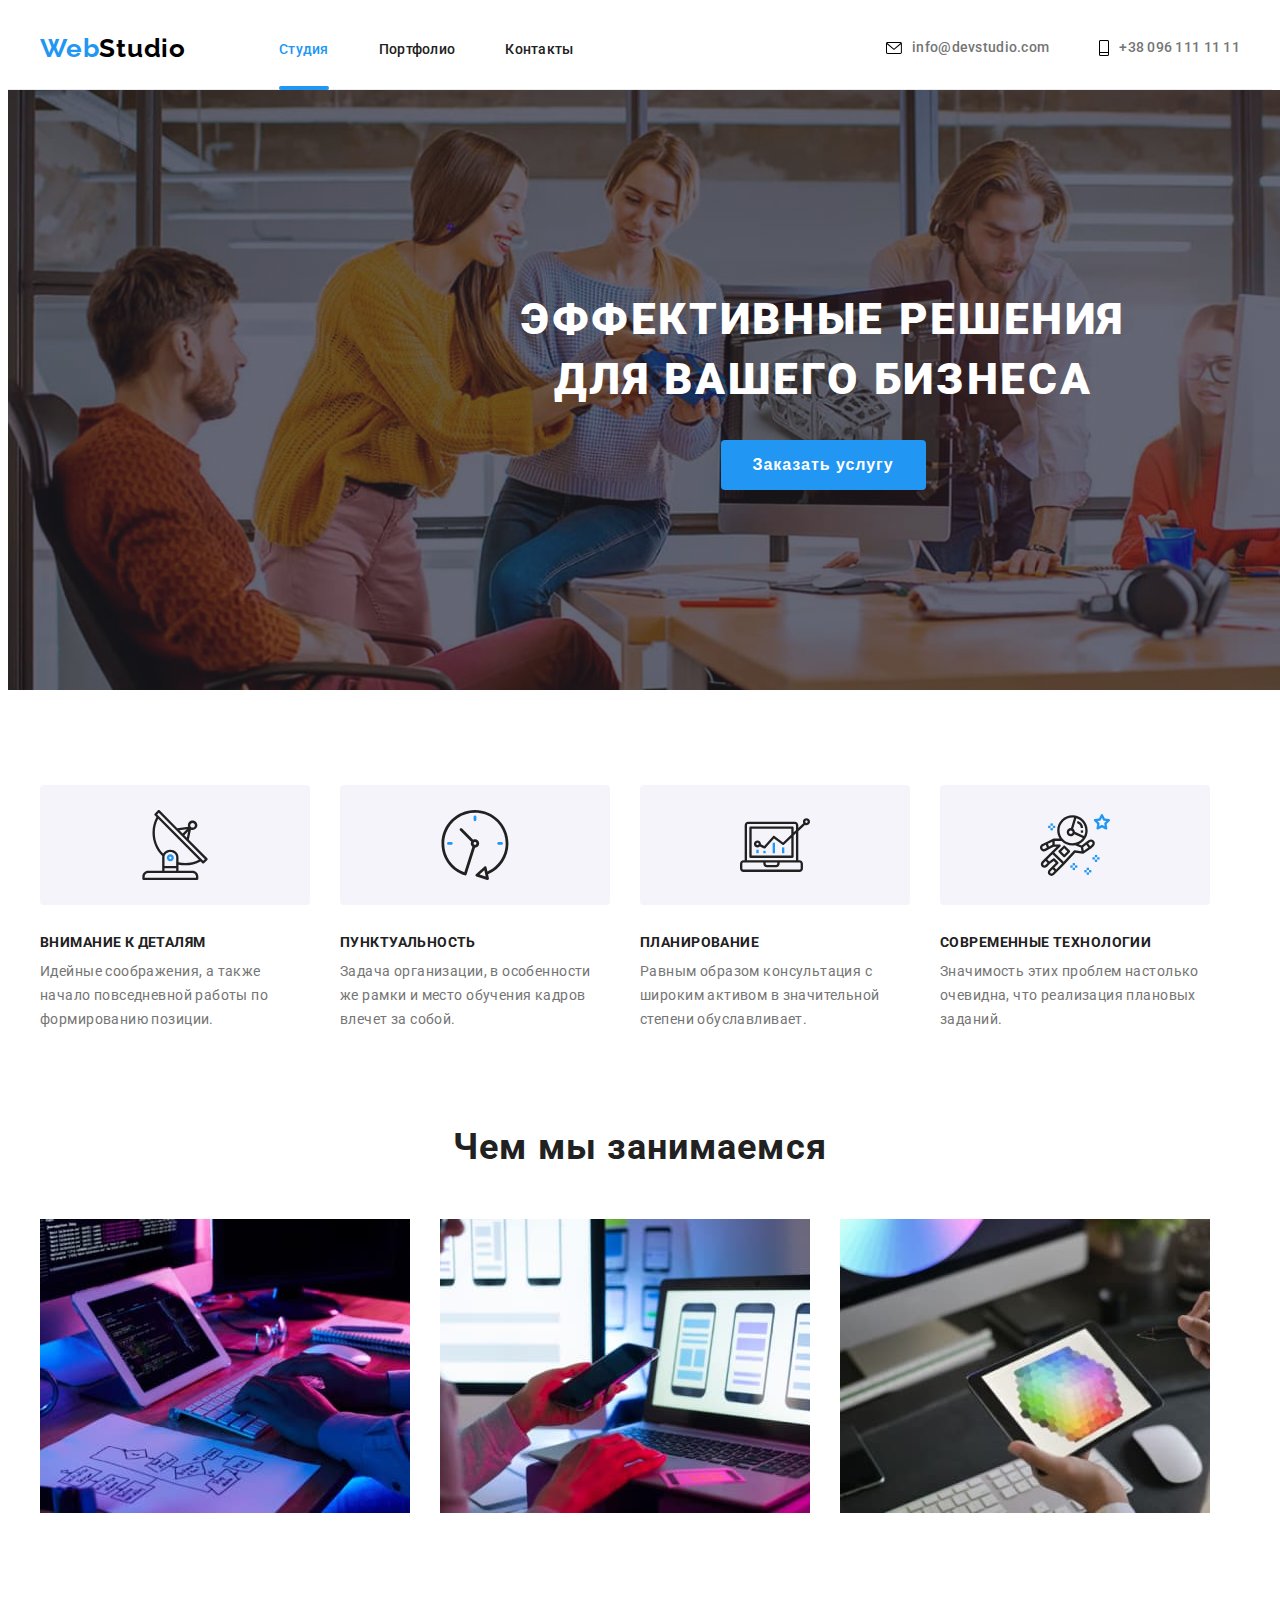
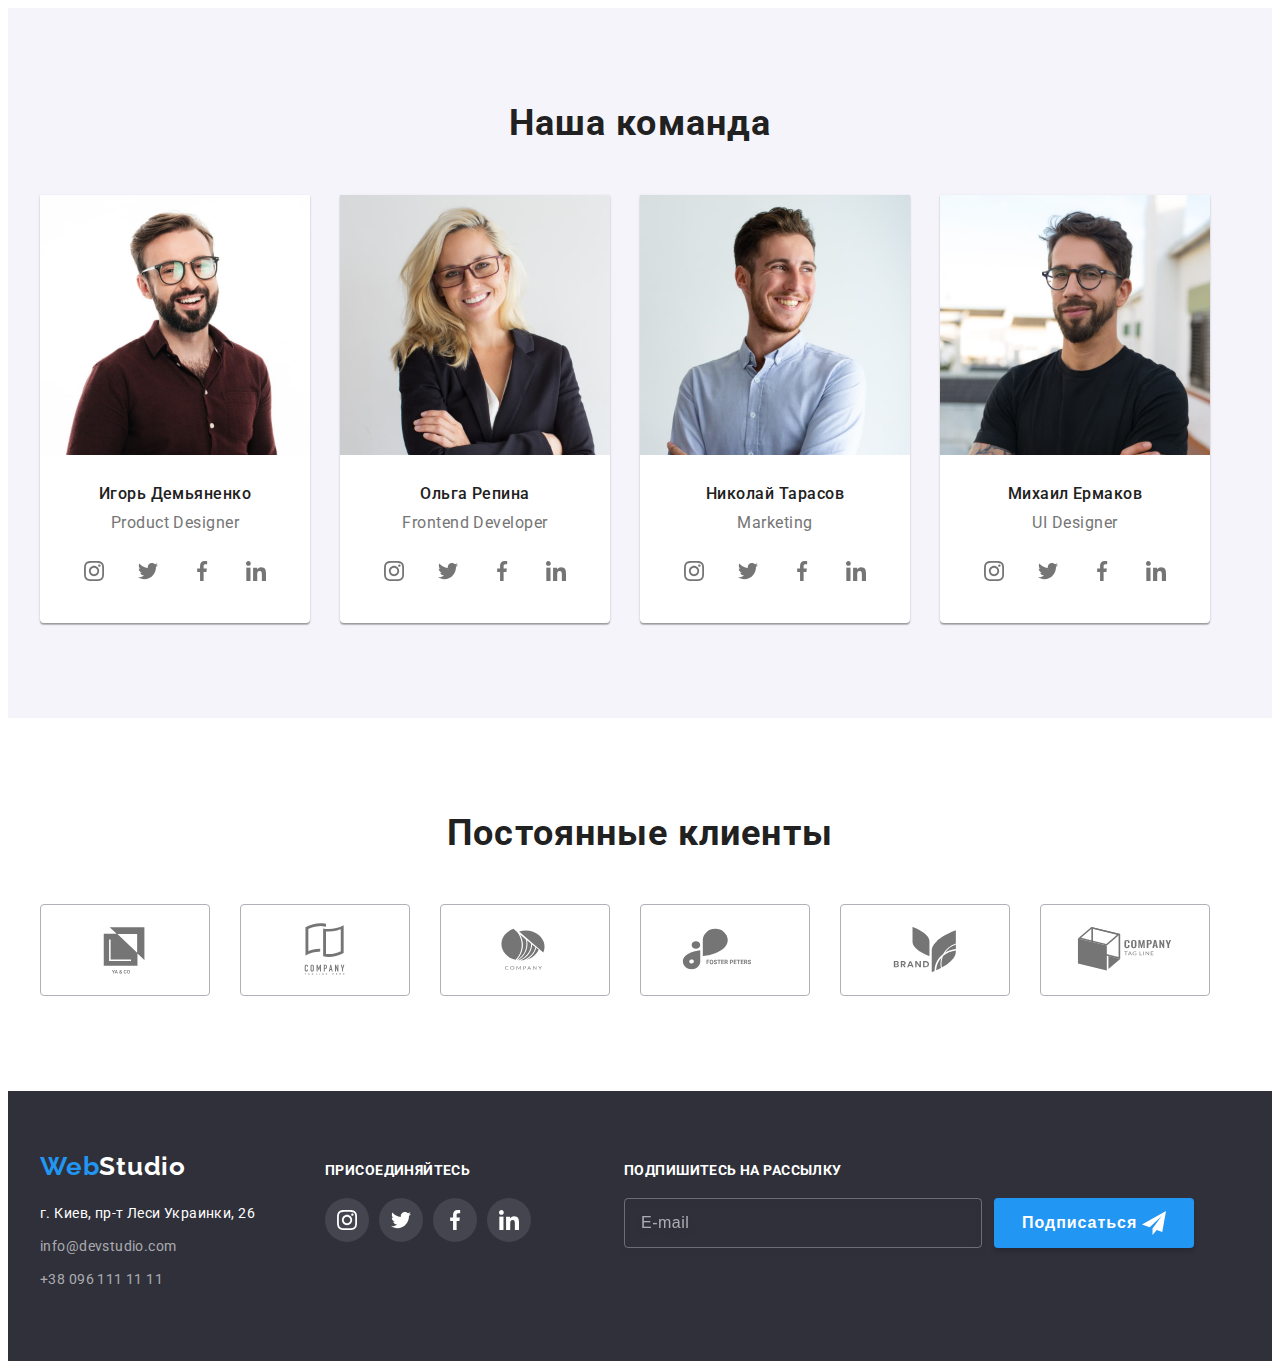
<file: index.html>
<!DOCTYPE html>
<html lang="ru">

<head>
    <meta charset="UTF-8">
    <meta http-equiv="X-UA-Compatible" content="IE=edge">
    <meta name="viewport" content="width=device-width, initial-scale=1.0">
    <title>WebStudio</title>

    <link rel="preconnect" href="https://fonts.gstatic.com">
    <link
        href="https://fonts.googleapis.com/css2?family=Raleway:wght@700&family=Roboto:wght@400;500;700;900&display=swap"
        rel="stylesheet">
    <link rel="stylesheet" href="https://cdnjs.cloudflare.com/ajax/libs/modern-normalize/1.1.0/modern-normalize.min.css"
        integrity="sha512-wpPYUAdjBVSE4KJnH1VR1HeZfpl1ub8YT/NKx4PuQ5NmX2tKuGu6U/JRp5y+Y8XG2tV+wKQpNHVUX03MfMFn9Q=="
        crossorigin="anonymous" referrerpolicy="no-referrer" />
    <link rel="stylesheet" href="./css/style.css">

</head>

<body>

    <!--Header-->

    <header class="header">
        <div class="container header-container">
            <a class="header-logo link" href="./index.html">Web<span class="color-logo-black">Studio</span></a>
            <nav>
                <ul class="header-nav-list list">
                    <li class="header-nav-item">
                        <a class="header-nav-link link header-nav-link-activ" href="./index.html">Студия</a>
                    </li>
                    <li class="header-nav-item">
                        <a class="header-nav-link link" href="./portfolio.html">Портфолио</a>
                    </li>
                    <li class="header-nav-item">
                        <a class="header-nav-link link" href="#">Контакты</a>
                    </li>
                </ul>
            </nav>
            <ul class="header-contacts list">
                <li class="header-list-link contact">
                    <a class="header-contact-link link" href="mailto:info@devstudio.com">
                        <svg class="contacts-svg" width="16" height="12">
                            <use href="./images/icons.svg#icon-mail"></use>
                        </svg>
                        info@devstudio.com
                    </a>
                </li>
                <li class="header-list-link contact">
                    <a class="header-contact-link link" href="tel:+380961111111">
                        <svg class="contacts-svg" width="10" height="16">
                            <use href="./images/icons.svg#icon-tel"></use>
                        </svg>
                        +38 096 111 11 11
                    </a>
                </li>
            </ul>
        </div>
    </header>

    <main>

        <!--Hero-->

        <section class="hero">
            <div class="container hero-container">
                <h1 class="hero-title">Эффективные решения для вашего бизнеса</h1>
                <button class="hero-btn" type="button" data-modal-open>Заказать услугу </button>
            </div>
        </section>

        <!--About-->

        <section class="about">
            <div class="container section">
                <h2 class="about-title" hidden>О нас</h2>
                <ul class="about-list list">
                    <li class="about-list-item">
                        <div class="about-section-svg">
                            <svg class="about-svg">
                                <use href="./images/icons.svg#icon-antenna"></use>
                            </svg>
                        </div>
                        <h3 class="about-list-title">Внимание к деталям</h3>
                        <p class="about-list-text">Идейные соображения, а также начало повседневной работы по
                            формированию позиции.</p>
                    </li>
                    <li class="about-list-item">
                        <div class="about-section-svg">
                            <svg class="about-svg">
                                <use href="./images/icons.svg#icon-clock"></use>
                            </svg>
                        </div>
                        <h3 class="about-list-title">Пунктуальность</h3>
                        <p class="about-list-text">Задача организации, в особенности же рамки и место обучения кадров
                            влечет за собой.</p>
                    </li>
                    <li class="about-list-item">
                        <div class="about-section-svg">
                            <svg class="about-svg">
                                <use href="./images/icons.svg#icon-diagram"></use>
                            </svg>
                        </div>
                        <h3 class="about-list-title">Планирование</h3>
                        <p class="about-list-text">Равным образом консультация с широким активом в значительной степени
                            обуславливает.</p>
                    </li>
                    <li class="about-list-item">
                        <div class="about-section-svg">
                            <svg class="about-svg">
                                <use href="./images/icons.svg#icon-astronaut-1"></use>
                            </svg>
                        </div>
                        <h3 class="about-list-title">Современные технологии</h3>
                        <p class="about-list-text">Значимость этих проблем настолько очевидна, что реализация плановых
                            заданий.</p>
                    </li>
                </ul>
            </div>
        </section>

        <!--What are we doing-->

        <section class="work">
            <div class="container section work-container">
                <h2 class="subtitle">Чем мы занимаемся</h2>
                <ul class="work-list list">
                    <li class="work-list-item">
                        <div class="overlay-work-list">
                            <img src="./images/box1.jpg" alt="Человек пишет код на планшете" width="370" height="294">
                            <p class="work-list-name overlay-work">Десктопные приложения</p>
                        </div>
                    </li>
                    <li class="work-list-item">
                        <div class="overlay-work-list">
                            <img src="./images/box2.jpg"
                                alt="На экране ноутбука изображение виджетов мобильного телефона" width="370"
                                height="294">
                            <p class="work-list-name overlay-work">Мобильные приложения</p>
                        </div>

                    </li>
                    <li class="work-list-item">
                        <div class="overlay-work-list">
                            <img src="./images/box3.jpg" alt="Палитра цветов на планшете" width="370" height="294">
                            <p class="work-list-name overlay-work">Дизайнерские решения</p>
                        </div>

                    </li>
                </ul>
            </div>
        </section>

        <!--Team-->

        <section class="team">
            <div class="container section">
                <h2 class="subtitle">Наша команда</h2>
                <ul class="team-list list">
                    <li class="team-list-item">
                        <img src="./images/img.jpg" alt="Фотография Игоря Демьяненко" width="270" height="260">
                        <h3 class="team-name">Игорь Демьяненко</h3>
                        <p class="team-position">Product Designer</p>
                        <ul class="social-list list">
                            <li>
                                <a href="" class="social-link-list">
                                    <svg class="social-link-icon">
                                        <use href="./images/icons.svg#icon-instagram"></use>
                                    </svg>
                                </a>
                            </li>
                            <li>
                                <a href="" class="social-link-list">
                                    <svg class="social-link-icon">
                                        <use href="./images/icons.svg#icon-twitter"></use>
                                    </svg>
                                </a>
                            </li>
                            <li>
                                <a href="" class="social-link-list">
                                    <svg class="social-link-icon">
                                        <use href="./images/icons.svg#icon-facebook"></use>
                                    </svg>
                                </a>
                            </li>
                            <li>
                                <a href="" class="social-link-list">
                                    <svg class="social-link-icon">
                                        <use href="./images/icons.svg#icon-linkedin"></use>
                                    </svg>
                                </a>
                            </li>
                        </ul>
                    </li>
                    <li class="team-list-item">
                        <img src="./images/img(1).jpg" alt="Фотография Ольги Репиной" width="270" height="260">
                        <h3 class="team-name">Ольга Репина</h3>
                        <p class="team-position">Frontend Developer</p>
                        <ul class="social-list list">
                            <li>
                                <a href="" class="social-link-list">
                                    <svg class="social-link-icon">
                                        <use href="./images/icons.svg#icon-instagram"></use>
                                    </svg>
                                </a>
                            </li>
                            <li>
                                <a href="" class="social-link-list">
                                    <svg class="social-link-icon">
                                        <use href="./images/icons.svg#icon-twitter"></use>
                                    </svg>
                                </a>
                            </li>
                            <li>
                                <a href="" class="social-link-list">
                                    <svg class="social-link-icon">
                                        <use href="./images/icons.svg#icon-facebook"></use>
                                    </svg>
                                </a>
                            </li>
                            <li>
                                <a href="" class="social-link-list">
                                    <svg class="social-link-icon">
                                        <use href="./images/icons.svg#icon-linkedin"></use>
                                    </svg>
                                </a>
                            </li>
                        </ul>
                    </li>
                    <li class="team-list-item">
                        <img src="./images/img(2).jpg" alt="Фотография Николая Тарасова" width="270" height="260">
                        <h3 class="team-name">Николай Тарасов</h3>
                        <p class="team-position">Marketing</p>
                        <ul class="social-list list">
                            <li>
                                <a href="" class="social-link-list">
                                    <svg class="social-link-icon">
                                        <use href="./images/icons.svg#icon-instagram"></use>
                                    </svg>
                                </a>
                            </li>
                            <li>
                                <a href="" class="social-link-list">
                                    <svg class="social-link-icon">
                                        <use href="./images/icons.svg#icon-twitter"></use>
                                    </svg>
                                </a>
                            </li>
                            <li>
                                <a href="" class="social-link-list">
                                    <svg class="social-link-icon">
                                        <use href="./images/icons.svg#icon-facebook"></use>
                                    </svg>
                                </a>
                            </li>
                            <li>
                                <a href="" class="social-link-list">
                                    <svg class="social-link-icon">
                                        <use href="./images/icons.svg#icon-linkedin"></use>
                                    </svg>
                                </a>
                            </li>
                        </ul>
                    </li>
                    <li class="team-list-item">
                        <img src="./images/img(3).jpg" alt="Фотография Михаила Ермакова" width="270" height="260">
                        <h3 class="team-name">Михаил Ермаков</h3>
                        <p class="team-position">UI Designer</p>
                        <ul class="social-list list">
                            <li>
                                <a href="" class="social-link-list">
                                    <svg class="social-link-icon">
                                        <use href="./images/icons.svg#icon-instagram"></use>
                                    </svg>
                                </a>
                            </li>
                            <li>
                                <a href="" class="social-link-list">
                                    <svg class="social-link-icon">
                                        <use href="./images/icons.svg#icon-twitter"></use>
                                    </svg>
                                </a>
                            </li>
                            <li>
                                <a href="" class="social-link-list">
                                    <svg class="social-link-icon">
                                        <use href="./images/icons.svg#icon-facebook"></use>
                                    </svg>
                                </a>
                            </li>
                            <li>
                                <a href="" class="social-link-list">
                                    <svg class="social-link-icon">
                                        <use href="./images/icons.svg#icon-linkedin"></use>
                                    </svg>
                                </a>
                            </li>
                        </ul>
                    </li>
                </ul>
            </div>
        </section>

        <!--Clients-->

        <section class="clients">
            <div class="container section clients-container">
                <h2 class="subtitle">Постоянные клиенты</h2>
                <ul class="client-list list">
                    <li class="client-list-item">
                        <a href="" class="client-link-list">
                            <svg class="client-link-icon">
                                <use href="./images/icons.svg#icon-ya-co"></use>
                            </svg>
                        </a>
                    </li>
                    <li class="client-list-item">
                        <a href="" class="client-link-list">
                            <svg class="client-link-icon">
                                <use href="./images/icons.svg#icon-company"></use>
                            </svg>
                        </a>
                    </li>
                    <li class="client-list-item">
                        <a href="" class="client-link-list">
                            <svg class="client-link-icon">
                                <use href="./images/icons.svg#icon-company-3"></use>
                            </svg>
                        </a>
                    </li>
                    <li class="client-list-item">
                        <a href="" class="client-link-list">
                            <svg class="client-link-icon">
                                <use href="./images/icons.svg#icon-foster"></use>
                            </svg>
                        </a>
                    </li>
                    <li class="client-list-item">
                        <a href="" class="client-link-list">
                            <svg class="client-link-icon">
                                <use href="./images/icons.svg#icon-brand"></use>
                            </svg>
                        </a>
                    </li>
                    <li class="client-list-item">
                        <a href="" class="client-link-list">
                            <svg class="client-link-icon">
                                <use href="./images/icons.svg#icon-company-5"></use>
                            </svg>
                        </a>
                    </li>
                </ul>
            </div>
        </section>

    </main>

    <!--Footer-->

    <footer class="footer">
        <div class="container footer-section">
            <section class="footer-nav">
                <a class="footer-logo link" href="/index.html">Web<span class="color-logo-white">Studio</span></a>
                <address class="adress">
                    <ul class="address-list list">
                        <li class="address-list-item">
                            <a class="address-map link" href="https://goo.gl/maps/mjE9augPdkDsLuEW9" target="_blank"
                                rel="noopener noreferrer"> г. Киев, пр-т Леси Украинки, 26</a>
                        </li>
                        <li class="address-list-item">
                            <a class="address-mail link" href="mailto:info@devstudio.com">info@devstudio.com</a>
                        </li>
                        <li class="address-list-item">
                            <a class="address-tel link" href="tel:+380961111111">+38 096 111 11 11</a>
                        </li>
                    </ul>
                </address>
            </section>
            <section class="social-link-list-footer">
                <h3 class="footer-subtitle">присоединяйтесь</h3>
                <ul class="social-list-footer list">
                    <li>
                        <a href="" class="social-link-footer">
                            <svg class="social-link-icon-footer">
                                <use href="./images/icons.svg#icon-instagram"></use>
                            </svg>
                        </a>
                    </li>
                    <li>
                        <a href="" class="social-link-footer">
                            <svg class="social-link-icon-footer">
                                <use href="./images/icons.svg#icon-twitter"></use>
                            </svg>
                        </a>
                    </li>
                    <li>
                        <a href="" class="social-link-footer">
                            <svg class="social-link-icon-footer">
                                <use href="./images/icons.svg#icon-facebook"></use>
                            </svg>
                        </a>
                    </li>
                    <li>
                        <a href="" class="social-link-footer">
                            <svg class="social-link-icon-footer">
                                <use href="./images/icons.svg#icon-linkedin"></use>
                            </svg>
                        </a>
                    </li>
                </ul>
            </section>
            <section>
                <p class="footer-subtitle">Подпишитесь на рассылку</p>
                <form class="footer-subscribe">
                    <input name="email" type="email" class="footer-subscribe-input" placeholder="E-mail" pattern="[a-z0-9._%+-]+@[a-z0-9.-]+\.[a-z]{2,4}$" required>

                    <button type="submit" class="subscribe-btn">Подписаться
                        <svg class="subscribe-icon">
                            <use href="./images/icons.svg#icon-subscribe"></use>
                        </svg>
                    </button>
                </form>
            </section>
        </div>

    </footer>

    <div class="backdrop is-hidden" data-modal>
        <div class="modal">
            <button type="button" class="close-btn" data-modal-close>
                <svg class="close-btn-icon">
                    <use href="./images/icons.svg#icon-close-black"></use>
                </svg>
            </button>
            <form class="modal-form">
                <p class="modal-title">Оставьте свои данные, мы вам перезвоним</p>

                <label for="name" class="modal-form-lable">
                    <span class="modal-form-name">Имя</span>
                    <span class="modal-form-enter-input">
                        <input name="name" type="text" id="name" class="modal-form-input" minlength="2"
                            pattern="[a-zA-Zа-яёА-ЯЁ]+" title="Имя должно содержать символы кирилицы или латиницы"
                            required>
                        <svg class="modal-input-icon">
                            <use href="./images/icons.svg#icon-person-black"></use>
                        </svg>
                    </span>
                </label>


                <label for="tel" class="modal-form-lable">
                    <span class="modal-form-name">Телефон</span>
                    <span class="modal-form-enter-input">
                        <input name="tel" type="tel" id="tel" class="modal-form-input"
                            pattern="[0-9]{3}-[0-9]{3}-[0-9]{2}-[0-9]{2}" title="096-000-00-00" required>
                        <svg class="modal-input-icon">
                            <use href="./images/icons.svg#icon-phone-black"></use>
                        </svg>
                    </span>
                </label>


                <label for="email" class="modal-form-lable">
                    <span class="modal-form-name">Почта</span>
                    <span class="modal-form-enter-input">
                        <input name="email" type="email" id="email" class="modal-form-input" pattern="[a-z0-9._%+-]+@[a-z0-9.-]+\.[a-z]{2,4}$"
                            required>
                        <svg class="modal-input-icon">
                            <use href="./images/icons.svg#icon-email-black"></use>
                        </svg>
                    </span>
                </label>



                <label for="textarea" class="modal-form-lable-textarea">
                    <span class="modal-form-name">Комментарий</span>
                    <span>
                        <textarea name="comment" id="textarea" class="modal-form-textarea"
                            placeholder="Введите текст"></textarea>
                    </span>
                </label>

                <input type="checkbox" class="modal-form-checkbox visually-hidden" id="accept-policy">
                <label for="accept-policy" class="modal-form-checkbox-label">Соглашаюсь с рассылкой и
                    принимаю&nbsp;<a href="#" class="modal-form-label-link">Условия договора</a></label>
                <button type="submit" class="modal-btn">Отправить</button>
            </form>
        </div>
    </div>

    <script src="./js/modal.js"></script>
</body>

</html>
</file>
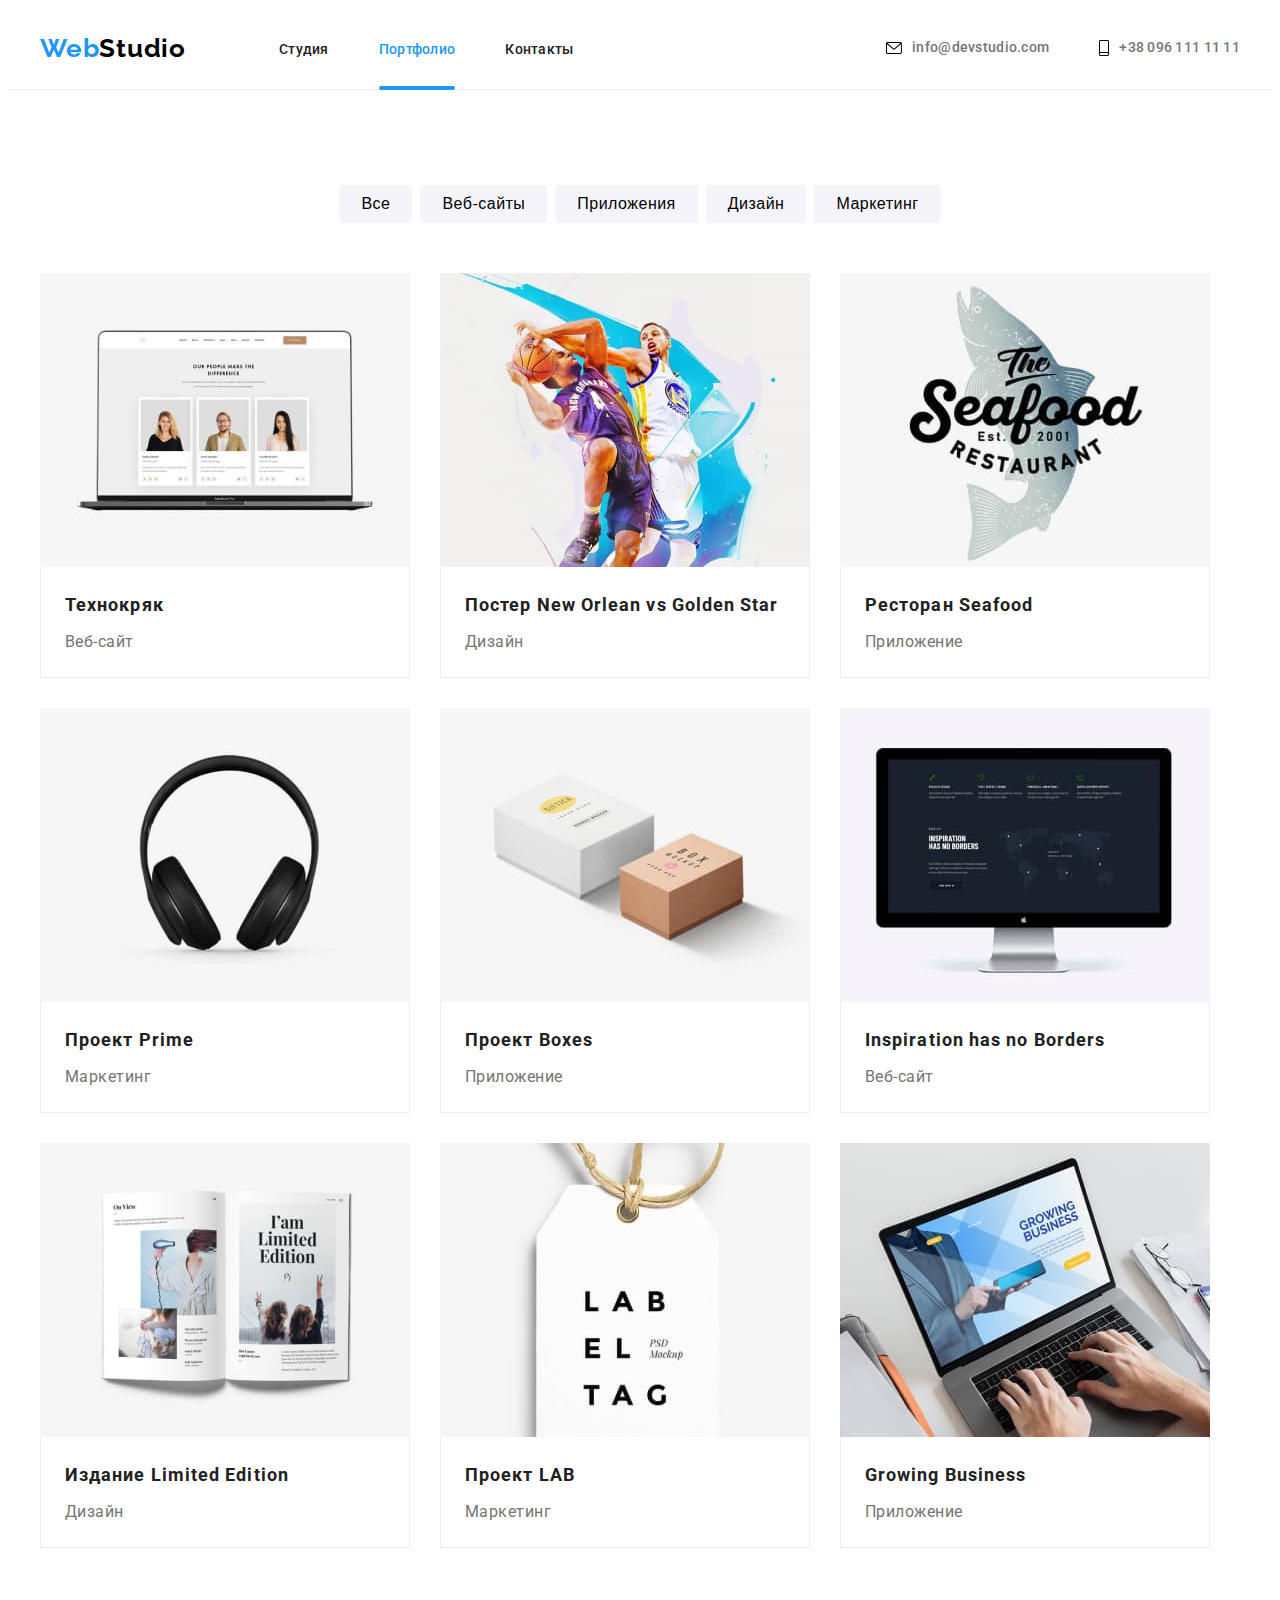
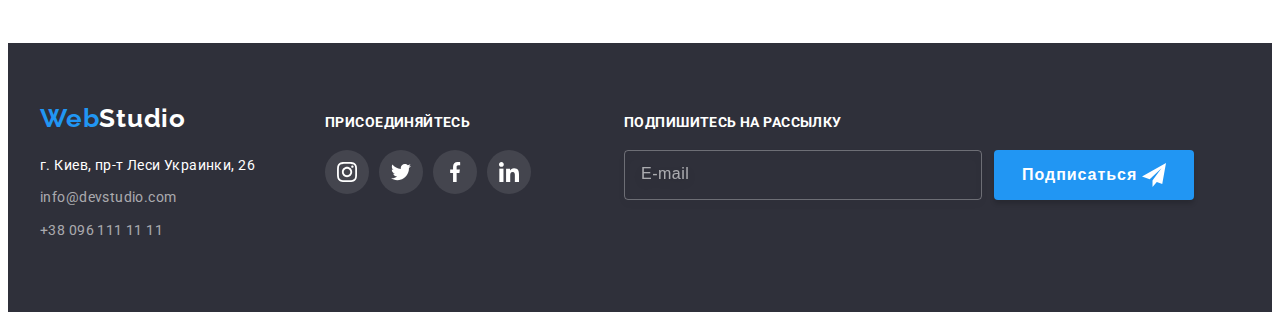
<file: portfolio.html>
<!DOCTYPE html>
<html lang="ru">
<head>
    <meta charset="UTF-8">
    <meta http-equiv="X-UA-Compatible" content="IE=edge">
    <meta name="viewport" content="width=device-width, initial-scale=1.0">
    <title>Portfolio</title>

    <link rel="preconnect" href="https://fonts.gstatic.com">
    <link href="https://fonts.googleapis.com/css2?family=Raleway:wght@700&family=Roboto:wght@400;500;700;900&display=swap"
        rel="stylesheet">
    <link rel="stylesheet" href="https://cdnjs.cloudflare.com/ajax/libs/modern-normalize/1.1.0/modern-normalize.min.css"
        integrity="sha512-wpPYUAdjBVSE4KJnH1VR1HeZfpl1ub8YT/NKx4PuQ5NmX2tKuGu6U/JRp5y+Y8XG2tV+wKQpNHVUX03MfMFn9Q=="
        crossorigin="anonymous" referrerpolicy="no-referrer" />
    <link rel="stylesheet" href="./css/style.css">
</head>

<body>

    <!--Header-->
    
    <header class="header">
        <div class="container header-container">
            <a class="header-logo link" href="./index.html">Web<span class="color-logo-black">Studio</span></a>
            <nav>
                <ul class="header-nav-list list">
                    <li class="header-nav-item">
                        <a class="header-nav-link link" href="./index.html">Студия</a>
                    </li>
                    <li class="header-nav-item">
                        <a class="header-nav-link link header-nav-link-activ" href="./portfolio.html">Портфолио</a>
                    </li>
                    <li class="header-nav-item">
                        <a class="header-nav-link link" href="#">Контакты</a>
                    </li>
                </ul>
            </nav>
            <ul class="header-contacts list">
                <li class="header-list-link contact">
                    <a class="header-contact-link link" href="mailto:info@devstudio.com">
                        <svg class="contacts-svg" width="16" height="12">
                            <use href="./images/icons.svg#icon-mail"></use>
                        </svg>
                        info@devstudio.com
                    </a>
                </li>
                <li class="header-list-link contact">
                    <a class="header-contact-link link" href="tel:+380961111111">
                        <svg class="contacts-svg" width="10" height="16">
                            <use href="./images/icons.svg#icon-tel"></use>
                        </svg>
                        +38 096 111 11 11
                    </a>
                </li>
            </ul>
        </div>
    </header>

    <main>

        <!--Hero-->
        <section class="portfolio">
            <div class="container section">
                <h1 class="portfolio-title" hidden>Проекти</h1>
                <ul class="filter-list list">
                    <li class="filter-list-item">
                        <button class="filter-list-btn" type="button">Все</button>
                    </li>
                    <li class="filter-list-item">
                        <button class="filter-list-btn" type="button">Веб-сайты</button>
                    </li>
                    <li class="filter-list-item">
                        <button class="filter-list-btn" type="button">Приложения</button>
                    </li>
                    <li class="filter-list-item">
                        <button class="filter-list-btn" type="button">Дизайн</button>
                    </li>
                    <li class="filter-list-item">
                        <button class="filter-list-btn" type="button">Маркетинг</button>
                    </li>
                </ul>
                <ul class="project-list">
                    <li class="project-list-item list">
                        <div class="overlay-section">
                            <img src="./images/technokryak.jpg" alt="Открытый веб-сайт на ноутбуке" width="370" height="294">
                            <p class="overlay-project">Технокряк это современная площадка распространения коронавируса. Компании используют эту платформу для цифрового
                            шпионажа и атак на защищённые сервера конкурентов. </p>
                        </div>
                        <div class="project-text-conteiner">
                            <h2 class="project-title">Технокряк</h2>
                            <p class="project-type">Веб-сайт</p>
                        </div>
                    </li>
                    <li class="project-list-item list">
                        <div class="overlay-section">
                            <img src="./images/new-golden-star.jpg" alt="Постер с двумя баскетболистами" width="370" height="294">
                            <p class="overlay-project">Технокряк это современная площадка распространения коронавируса. Компании используют эту
                                платформу для цифрового
                                шпионажа и атак на защищённые сервера конкурентов. </p>
                        </div>
                        <div class="project-text-conteiner">
                            <h2 class="project-title">Постер New Orlean vs Golden Star</h2>
                            <p class="project-type">Дизайн</p>
                        </div>
                    </li>
                    <li class="project-list-item list">
                        <div class="overlay-section">
                            <img src="./images/seafood.jpg" alt="Логотип ресторана" width="370" height="294">
                            <p class="overlay-project">Технокряк это современная площадка распространения коронавируса. Компании используют эту платформу для цифрового
                            шпионажа и атак на защищённые сервера конкурентов. </p>
                        </div>
                        <div class="project-text-conteiner">
                            <h2 class="project-title">Ресторан Seafood</h2>
                            <p class="project-type">Приложение</p>
                        </div>
                    </li>
                    <li class="project-list-item list">
                        <div class="overlay-section">
                            <img src="./images/project-prime.jpg" alt="Наушники" width="370" height="294">
                            <p class="overlay-project">Технокряк это современная площадка распространения коронавируса. Компании используют эту платформу для цифрового
                            шпионажа и атак на защищённые сервера конкурентов. </p>
                        </div>
                        <div class="project-text-conteiner">
                            <h2 class="project-title">Проект Prime</h2>
                            <p class="project-type">Маркетинг</p>
                        </div>
                    </li>
                    <li class="project-list-item list">
                        <div class="overlay-section">
                            <img src="./images/project-boxes.jpg" alt="Две коробки" width="370" height="294">
                            <p class="overlay-project">Технокряк это современная площадка распространения коронавируса. Компании используют эту платформу для цифрового
                            шпионажа и атак на защищённые сервера конкурентов. </p>
                        </div>
                        <div class="project-text-conteiner">
                            <h2 class="project-title">Проект Boxes</h2>
                            <p class="project-type">Приложение</p>
                        </div>
                    </li>
                    <li class="project-list-item list">
                        <div class="overlay-section">
                            <img src="./images/inspiration.jpg" alt="Монитор" width="370" height="294">
                            <p class="overlay-project">Технокряк это современная площадка распространения коронавируса. Компании используют эту платформу для цифрового
                            шпионажа и атак на защищённые сервера конкурентов. </p>
                        </div>
                        <div class="project-text-conteiner">
                            <h2 class="project-title">Inspiration has no Borders</h2>
                            <p class="project-type">Веб-сайт</p>
                        </div>
                    </li>
                    <li class="project-list-item list">
                        <div class="overlay-section">
                            <img src="./images/limited-edition.jpg" alt="Открытая книга" width="370" height="294">
                            <p class="overlay-project">Технокряк это современная площадка распространения коронавируса. Компании используют эту платформу для цифрового
                            шпионажа и атак на защищённые сервера конкурентов. </p>
                        </div>
                        <div class="project-text-conteiner">
                            <h2 class="project-title">Издание Limited Edition</h2>
                            <p class="project-type">Дизайн</p>
                        </div>
                    </li>
                    <li class="project-list-item list">
                        <div class="overlay-section">
                            <img src="./images/lab.jpg" alt="Этикетка" width="370" height="294">
                            <p class="overlay-project">Технокряк это современная площадка распространения коронавируса. Компании используют эту платформу для цифрового
                            шпионажа и атак на защищённые сервера конкурентов. </p>
                        </div>
                        <div class="project-text-conteiner">
                            <h2 class="project-title">Проект LAB</h2>
                            <p class="project-type">Маркетинг</p>
                        </div>
                    </li>
                    <li class="project-list-item list">
                        <div class="overlay-section">
                            <img src="./images/growing-business.jpg" alt="Человек работает за ноутбуком" width="370" height="294">
                            <p class="overlay-project">Технокряк это современная площадка распространения коронавируса. Компании используют эту платформу для цифрового
                            шпионажа и атак на защищённые сервера конкурентов. </p>
                        </div>
                        <div class="project-text-conteiner">
                            <h2 class="project-title">Growing Business</h2>
                            <p class="project-type">Приложение</p>
                        </div>
                    </li>
                    
                </ul>
            </div>
        </section>

    </main>

    <!--Footer-->
    
    <footer class="footer">
        <div class="container footer-section">
            <section class="footer-nav">
                <a class="footer-logo link" href="/index.html">Web<span class="color-logo-white">Studio</span></a>
                <address class="adress">
                    <ul class="address-list list">
                        <li class="address-list-item">
                            <a class="address-map link" href="https://goo.gl/maps/mjE9augPdkDsLuEW9" target="_blank"
                                rel="noopener noreferrer"> г. Киев, пр-т Леси Украинки, 26</a>
                        </li>
                        <li class="address-list-item">
                            <a class="address-mail link" href="mailto:info@devstudio.com">info@devstudio.com</a>
                        </li>
                        <li class="address-list-item">
                            <a class="address-tel link" href="tel:+380961111111">+38 096 111 11 11</a>
                        </li>
                    </ul>
                </address>
            </section>
            <section class="social-link-list-footer">
                <h3 class="footer-subtitle">присоединяйтесь</h3>
                <ul class="social-list-footer list">
                    <li>
                        <a href="" class="social-link-footer">
                            <svg class="social-link-icon-footer">
                                <use href="./images/icons.svg#icon-instagram"></use>
                            </svg>
                        </a>
                    </li>
                    <li>
                        <a href="" class="social-link-footer">
                            <svg class="social-link-icon-footer">
                                <use href="./images/icons.svg#icon-twitter"></use>
                            </svg>
                        </a>
                    </li>
                    <li>
                        <a href="" class="social-link-footer">
                            <svg class="social-link-icon-footer">
                                <use href="./images/icons.svg#icon-facebook"></use>
                            </svg>
                        </a>
                    </li>
                    <li>
                        <a href="" class="social-link-footer">
                            <svg class="social-link-icon-footer">
                                <use href="./images/icons.svg#icon-linkedin"></use>
                            </svg>
                        </a>
                    </li>
                </ul>
            </section>
            <section>
                <p class="footer-subtitle">Подпишитесь на рассылку</p>
                <form class="footer-subscribe">
                    <input name="email" type="email" class="footer-subscribe-input" placeholder="E-mail"
                        pattern="[a-z0-9._%+-]+@[a-z0-9.-]+\.[a-z]{2,4}$" required>
    
                    <button type="submit" class="subscribe-btn">Подписаться
                        <svg class="subscribe-icon">
                            <use href="./images/icons.svg#icon-subscribe"></use>
                        </svg>
                    </button>
                </form>
            </section>
        </div>
    
    </footer>
    
    
</body>

</html>
</file>
<file: css/style.css>
:root {
  --main-font: "Roboto", sans-serif;
  --secondary-font: "Raleway", sans-serif;
  --title-color: #212121;
  --text-color: #757575;
  --accent-color: #2196f3;
}

h1,
h2,
h3,
h4,
h5,
h6,
p {
  margin-top: 0;
  margin-bottom: 0;
}

ul,
ol {
  margin-top: 0;
  margin-bottom: 0;
  padding-left: 0;
}

img {
  display: block;
}

.visually-hidden {
  position: absolute !important;
  clip: rect(1px 1px 1px 1px); /* IE6, IE7 */
  clip: rect(1px, 1px, 1px, 1px);
  padding: 0 !important;
  border: 0 !important;
  height: 1px !important;
  width: 1px !important;
  overflow: hidden;
}

.list {
  list-style: none;
}

.link {
  text-decoration: none;
  font-style: normal;
}

body {
  font-family: var(--main-font), sans-serif;
  background: #ffffff;
  color: var(--title-color);
  font-weight: 400;
}

.container {
  width: 1200px;
  margin: 0 auto;
  padding-left: 15px;
  padding-right: 15px;
}

.section {
  padding-top: 95px;
  padding-bottom: 95px;
}

/*=============COMPONENTS=============*/

/*=============HEADER=============*/

.header {
  padding-top: 25px;
  padding-bottom: 25px;
  border-bottom: 1px solid #ececec;
}

.header-container {
  display: flex;
  align-items: center;
}

.header-nav-list {
  display: flex;
  align-items: center;
}

.header-contacts {
  display: flex;
  align-items: center;
}

.header-logo,
.footer-logo {
  font-family: var(--secondary-font);
  font-weight: 700;
  font-size: 26px;
  line-height: 1.19;
  letter-spacing: 0.03em;
  color: var(--accent-color);
}

.header-logo {
  margin-right: 93px;
}

.color-logo-black {
  color: #000000;
}

.header-nav-item {
  position: relative;
}

.header-nav-item:not(:last-child) {
  margin-right: 50px;
}

.header-nav-link {
  font-weight: 500;
  font-size: 14px;
  line-height: 1.14;
  letter-spacing: 0.02em;
  color: var(--title-color);

  transition: color 250ms cubic-bezier(0.4, 0, 0.2, 1);
}

.header-nav-link:hover,
.header-nav-link:focus {
  color: var(--accent-color);
}

.header-nav-link-activ {
  color: var(--accent-color);
}

.header-nav-link-activ::after {
  display: block;
  content: "";

  position: absolute;
  bottom: -32px;

  width: 100%;
  height: 4px;
  background-color: var(--accent-color);
  border-radius: 2px;
}

.header-contacts {
  margin-left: auto;
}

.contact:not(:last-child) {
  margin-right: 50px;
}

.header-contact-link {
  display: flex;
  align-items: center;
  justify-content: center;

  font-weight: 500;
  font-size: 14px;
  line-height: 1.14;
  letter-spacing: 0.02em;
  color: var(--text-color);

  transition: color 250ms cubic-bezier(0.4, 0, 0.2, 1),
    fill 250ms cubic-bezier(0.4, 0, 0.2, 1);
}

.contacts-svg {
  margin-right: 10px;
}

.header-contact-link:hover,
.header-contact-link:focus {
  fill: var(--accent-color);
  color: var(--accent-color);
}

/*=============HEADER END=============*/

/*=============MAIN INDEX=============*/

/*=============HERO=============*/

.hero-container {
  width: 1600px;
  margin: 0 auto;
  padding-left: 15px;
  padding-right: 15px;
  padding-top: 200px;
  padding-bottom: 200px;

  background-color: #c4c4c4;

  background-image: linear-gradient(
      rgba(47, 48, 58, 0.4),
      rgba(47, 48, 58, 0.4)
    ),
    url(../images/bg.jpg);
  background-size: cover;
}

.hero-title {
  width: 700px;
  margin-right: auto;
  margin-left: auto;
  margin-bottom: 30px;

  font-weight: 900;
  font-size: 44px;
  line-height: 1.36;
  text-align: center;
  letter-spacing: 0.06em;
  text-transform: uppercase;
  color: #ffffff;
}

.hero-btn {
  margin: 0 auto;
  padding-left: 32px;
  padding-right: 32px;
  padding-top: 10px;
  padding-bottom: 10px;

  font-weight: 700;
  font-size: 16px;
  line-height: 1.87;

  display: flex;
  align-items: center;
  text-align: center;
  letter-spacing: 0.06em;
  color: #ffffff;
  background: var(--accent-color);
  cursor: pointer;

  border: none;
  border-radius: 4px;
}

/*=============END HERO=============*/

/*=============ABOUT=============*/

.about-list {
  display: flex;
}

.about-list-item:not(:last-child) {
  margin-right: 30px;
}

.about-list-title {
  width: 270px;
  margin-bottom: 10px;

  font-weight: 700;
  font-size: 14px;
  line-height: 1.14;
  letter-spacing: 0.03em;
  text-transform: uppercase;
}

.about-list-text {
  width: 270px;

  font-size: 14px;
  line-height: 1.71;
  letter-spacing: 0.03em;
  color: var(--text-color);
}

.about-section-svg {
  display: flex;
  align-items: center;
  justify-content: center;
  margin-bottom: 30px;

  width: 270px;
  height: 120px;

  background: #f5f4fa;
  border-radius: 4px;
}

.about-svg {
  width: 70px;
  height: 70px;
}

/*=============END ABOUT=============*/

/*=============WHAT ARE WE DOING=============*/

.work-container {
  padding-top: 0;
}

.work-list {
  display: flex;
}

.work-list-item:not(:last-child) {
  margin-right: 30px;
}

.subtitle {
  margin-bottom: 50px;

  font-weight: 700;
  font-size: 36px;
  line-height: 1.16;
  text-align: center;
  letter-spacing: 0.03em;
}

.work-list-name {
  padding-top: 27px;
  padding-bottom: 27px;

  font-weight: bold;
  line-height: 16px;
  text-align: center;
  letter-spacing: 0.03em;
  text-transform: uppercase;

  color: #ffffff;
}

.overlay-work-list {
  position: relative;
  overflow: hidden;
}

.overlay-work {
  position: absolute;
  left: 0%;
  top: 0%;
  width: 100%;

  overflow: auto;

  background: rgba(47, 48, 58, 0.8);

  transform: translate(0, 294px);
  transition: transform 250ms cubic-bezier(0.4, 0, 0.2, 1);
}

.work-list-item:hover .overlay-work {
  transform: translate(0, calc(294px - (100%)));
}

/*=============END WHAT ARE WE DOING=============*/

/*=============TEAM=============*/
.team-list {
  display: flex;
  flex-wrap: wrap;
  margin-top: -30px;
  margin-left: -30px;
}

.team-list-item {
  margin-top: 30px;
  margin-left: 30px;

  background: #ffffff;
  box-shadow: 0px 1px 3px rgba(0, 0, 0, 0.12), 0px 1px 1px rgba(0, 0, 0, 0.14),
    0px 2px 1px rgba(0, 0, 0, 0.2);
  border-radius: 0px 0px 4px 4px;
}

.team {
  background: #f5f4fa;
}

.team-name {
  margin-top: 30px;
  margin-bottom: 10px;

  font-weight: 500;
  font-size: 16px;
  line-height: 1.18;
  text-align: center;
  letter-spacing: 0.03em;
}

.team-position {
  margin-bottom: 16px;

  font-size: 16px;
  line-height: 1.18;
  text-align: center;
  letter-spacing: 0.03em;
  color: var(--text-color);
}

.social-list {
  display: flex;
  align-items: center;
  justify-content: space-between;
  margin-left: 32px;
  margin-right: 32px;
  margin-bottom: 30px;
}

.social-link-list {
  display: flex;
  align-items: center;
  justify-content: center;
  width: 44px;
  height: 44px;
  border-radius: 50%;

  fill: var(--text-color);

  transition: fill 250ms cubic-bezier(0.4, 0, 0.2, 1),
    background-color 250ms cubic-bezier(0.4, 0, 0.2, 1);
}

.social-link-icon {
  width: 20px;
  height: 20px;
}

.social-link-list:hover,
.social-link-list:focus {
  fill: #ffffff;
  background-color: var(--accent-color);
}

/*=============END TEAM=============*/

/*=============CLIENTS=============*/
.client-list {
  display: flex;
  flex-wrap: wrap;
  margin-top: -30px;
  margin-left: -30px;
}

.client-list-item {
  margin-top: 30px;
  margin-left: 30px;
}

.client-link-list {
  display: flex;
  align-items: center;
  justify-content: center;
  width: 170px;
  height: 92px;

  border: 1px solid #afb1b8;
  box-sizing: border-box;
  border-radius: 4px;

  fill: var(--text-color);

  transition: fill 250ms cubic-bezier(0.4, 0, 0.2, 1),
    border-color 250ms cubic-bezier(0.4, 0, 0.2, 1);
}

.client-link-icon {
  width: 106px;
  height: 60px;
}

.client-link-list:hover,
.client-link-list:focus {
  fill: var(--accent-color);
  border-color: var(--accent-color);
}

/*=============CLIENTS=============*/
/*=============MAIN END=============*/

/*=============MAIN PORTFOLIO=============*/

.filter-list {
  display: flex;
  align-items: center;
  justify-content: center;

  margin-bottom: 35px;
  padding-bottom: 15px;
}

.filter-list-item:not(:last-child) {
  margin-right: 8px;
}

.project-list {
  display: flex;
  flex-wrap: wrap;
  margin-top: -30px;
  margin-left: -30px;
}

.project-list-item {
  margin-top: 30px;
  margin-left: 30px;
}

.project-list-item:hover {
  box-sizing: border-box;
  box-shadow: 0px 1px 1px rgba(0, 0, 0, 0.12), 0px 4px 4px rgba(0, 0, 0, 0.06),
    1px 4px 6px rgba(0, 0, 0, 0.16);
}

.filter-list-btn {
  padding-left: 22px;
  padding-right: 22px;
  padding-top: 6px;
  padding-bottom: 6px;

  background: #f5f4fa;
  font-weight: 500;
  font-size: 16px;
  line-height: 1.62;
  text-align: center;
  letter-spacing: 0.03em;
  cursor: pointer;

  border: none;
  border-radius: 4px;

  transition: background 250ms cubic-bezier(0.4, 0, 0.2, 1),
    color 250ms cubic-bezier(0.4, 0, 0.2, 1),
    box-shadow 250ms cubic-bezier(0.4, 0, 0.2, 1);
}

.filter-list-btn:hover,
.filter-list-btn:focus {
  color: #ffffff;
  background: #2196f3;
  box-shadow: 0px 3px 1px rgba(0, 0, 0, 0.1), 0px 1px 2px rgba(0, 0, 0, 0.08),
    0px 2px 2px rgba(0, 0, 0, 0.12);
}

.project-text-conteiner {
  padding-top: 20px;
  padding-right: 24px;
  padding-bottom: 20px;
  padding-left: 24px;

  background: #ffffff;
  border: 1px solid #eeeeee;
  border-top: 0;
}

.project-title {
  margin-bottom: 4px;

  font-weight: bold;
  font-size: 18px;
  line-height: 2;
  letter-spacing: 0.06em;
}

.project-type {
  font-size: 16px;
  line-height: 1.87;
  letter-spacing: 0.03em;
  color: var(--text-color);
}

.overlay-section {
  position: relative;
  overflow: hidden;
}

.overlay-project {
  position: absolute;
  left: 0%;
  top: 0%;
  width: 100%;
  height: 100%;

  padding-left: 24px;
  padding-right: 24px;
  padding-top: 63px;
  padding-bottom: 63px;
  overflow: auto;

  font-size: 18px;
  line-height: 1.56;

  letter-spacing: 0.03em;

  color: #ffffff;

  background: rgba(33, 150, 243, 0.9);

  transform: translate(0, 100%);
  transition: transform 250ms cubic-bezier(0.4, 0, 0.2, 1);
}

.project-list-item:hover .overlay-project {
  transform: translate(0);
}

/*=============MAIN PORTFOLIO END=============*/

/*=============FOOTER=============*/

.footer-section {
  display: flex;
  align-items: baseline;
  padding-top: 60px;
  padding-bottom: 60px;
}

.footer-nav {
  margin-right: 70px;
}

.footer-logo {
  display: inline-block;
  margin-bottom: 20px;
}

.address-list-item {
  margin-bottom: 9px;
}

.footer {
  background: #2f303a;
}

.color-logo-white {
  color: #ffffff;
}

.address-map {
  font-size: 14px;
  line-height: 1.71;
  letter-spacing: 0.03em;
  color: #ffffff;

  transition: color 250ms cubic-bezier(0.4, 0, 0.2, 1);
}

.address-map:hover,
.address-map:focus {
  color: #2196f3;
}

.address-mail,
.address-tel {
  font-size: 14px;
  line-height: 1.71;
  letter-spacing: 0.03em;
  color: rgba(255, 255, 255, 0.6);

  transition: color 250ms cubic-bezier(0.4, 0, 0.2, 1);
}

.address-mail:hover,
.address-tel:hover,
.address-mail:focus,
.address-tel:focus {
  color: #2196f3;
}

.social-link-list-footer {
  width: 206px;
  height: 80px;
  margin-right: 93px;
}

.footer-subtitle {
  margin-bottom: 20px;

  font-weight: bold;
  font-size: 14px;
  line-height: 16px;
  letter-spacing: 0.03em;
  text-transform: uppercase;

  color: #ffffff;
}

.social-list-footer {
  display: flex;
  align-items: center;
  justify-content: space-between;
}

.social-link-footer {
  display: flex;
  align-items: center;
  justify-content: center;
  width: 44px;
  height: 44px;
  border-radius: 50%;

  fill: #ffffff;
  background: rgba(255, 255, 255, 0.1);

  transition: background-color 250ms cubic-bezier(0.4, 0, 0.2, 1);
}

.social-link-icon-footer {
  width: 20px;
  height: 20px;
}

.social-link-footer:hover,
.social-link-footer:focus {
  background-color: var(--accent-color);
}

.footer-subscribe {
  display: flex;
}

.footer-subscribe-input {
  background: transparent;
  border: none;
  padding-left: 16px;
  margin-right: 12px;
  width: 358px;
  height: 50px;
  border: 1px solid rgba(255, 255, 255, 0.3);
  box-sizing: border-box;
  filter: drop-shadow(0px 4px 4px rgba(0, 0, 0, 0.15));
  border-radius: 4px;
  color: #ffffff;
  outline: none;
}

.footer-subscribe-input::placeholder {
  font-size: 16px;
  line-height: 1.25;
  letter-spacing: 0.03em;

  color: rgba(255, 255, 255, 0.6);
}

.subscribe-btn {
  display: flex;
  align-items: center;
  justify-content: space-between;

  margin: 0 auto;
  padding: 10px 28px;

  height: 50px;
  width: 200px;
  background: #2196f3;
  box-shadow: 0px 4px 4px rgba(0, 0, 0, 0.15);
  border-radius: 4px;
  border: none;
  cursor: pointer;

  font-weight: bold;
  font-size: 16px;
  line-height: 1.87;
  letter-spacing: 0.06em;

  color: #ffffff;
}

.subscribe-icon {
  /*position: absolute;
  right: 24px;
  top: 50%;
  transform: translateY(-50%);*/
  height: 24px;
  width: 24px;

  fill: #ffffff;
}

/*=============FOOTER END=============*/

/*=============MODAL=============*/

.backdrop {
  position: fixed;
  top: 0;
  left: 0;
  width: 100vw;
  height: 100vh;

  background-color: rgba(0, 0, 0, 0.2);

  opacity: 1;
  visibility: visible;
  pointer-events: auto;

  transition: opacity 400ms linear, visibility 400ms linear;
}

.modal {
  position: absolute;
  top: 50%;
  left: 50%;
  width: 528px;
  height: 581px;

  background: #ffffff;
  box-shadow: 0px 1px 3px rgba(0, 0, 0, 0.12), 0px 1px 1px rgba(0, 0, 0, 0.14),
    0px 2px 1px rgba(0, 0, 0, 0.2);
  border-radius: 4px;

  transform: translate(-50%, -50%);
}

.close-btn {
  display: flex;
  align-items: center;
  justify-content: center;

  position: absolute;
  top: 8px;
  right: 8px;
  width: 30px;
  height: 30px;

  border: 1px solid rgba(0, 0, 0, 0.1);
  border-radius: 50%;
  background-color: transparent;
  cursor: pointer;
  padding: 0;
  transition: fill 250ms cubic-bezier(0.4, 0, 0.2, 1);
}

.close-btn-icon {
  width: 11px;
  height: 11px;
}

.close-btn:hover,
.close-btn:focus {
  fill: var(--accent-color);
}

.is-hidden {
  opacity: 0;
  visibility: hidden;
  pointer-events: none;
}

.modal-form {
  display: flex;
  flex-direction: column;
  padding: 40px;
}

.modal-title {
  margin-bottom: 12px;
  font-weight: bold;
  font-size: 20px;
  line-height: 23px;
  text-align: center;
  letter-spacing: 0.03em;

  color: var(--title-color);
}

.modal-form-lable {
  margin-bottom: 10px;
}

.modal-form-name {
  display: block;
  margin-bottom: 4px;
  font-size: 12px;
  line-height: 14px;
  letter-spacing: 0.01em;
  color: var(--text-color);
}

.modal-form-input {
  width: 100%;
  height: 40px;
  padding-left: 42px;
  border: 1px solid rgba(33, 33, 33, 0.2);
  box-sizing: border-box;
  border-radius: 4px;
  cursor: pointer;
  transition: border-color 250ms cubic-bezier(0.4, 0, 0.2, 1);
}

.modal-form-enter-input {
  display: block;
  position: relative;
}

.modal-input-icon {
  position: absolute;
  height: 18px;
  width: 18px;
  top: 50%;
  left: 12px;
  transform: translateY(-50%);
  transition: fill 250ms cubic-bezier(0.4, 0, 0.2, 1);
}

.modal-form-input:focus,
.modal-form-input:hover {
  outline: none;
  border-color: var(--accent-color);
}

.modal-form-input:focus + .modal-input-icon {
  fill: var(--accent-color);
}

.modal-form-input:hover + .modal-input-icon {
  fill: var(--accent-color);
}

.modal-form-lable-textarea {
  font-size: 12px;
  line-height: 14px;

  letter-spacing: 0.01em;

  color: var(--text-color);
}

.modal-form-textarea {
  margin-bottom: 20px;
  padding: 12px 16px;
  width: 100%;
  height: 120px;
  border: 1px solid rgba(33, 33, 33, 0.2);
  box-sizing: border-box;
  border-radius: 4px;
  font-size: 14px;
  line-height: 16px;
  letter-spacing: 0.01em;

  resize: none;
  transition: border-color 250ms cubic-bezier(0.4, 0, 0.2, 1);
}

.modal-form-textarea::placeholder {
  color: rgba(117, 117, 117, 0.5);
}

.modal-form-textarea:focus,
.modal-form-textarea:hover {
  outline: none;
  border-color: var(--accent-color);
}

.modal-form-label-link {
  color: var(--accent-color);
}

.modal-form-checkbox-label {
  display: flex;
  align-items: center;
  margin: 0 auto;
  margin-bottom: 30px;

  font-size: 14px;
  line-height: 1.71;
  letter-spacing: 0.03em;

  color: var(--text-color);
}

.modal-form-checkbox-label::before {
  display: block;
  content: "";
  width: 16px;
  height: 15px;
  cursor: pointer;
  border: 1px solid #000000;
  box-sizing: border-box;
  border-radius: 4px;

  margin-right: 7px;
}

.modal-form-checkbox:checked + .modal-form-checkbox-label::before {
  background-image: url(../images/icon-check.jpg);
  background-size: cover;
  border-color: var(--accent-color);
}

.modal-btn {
  margin: 0 auto;
  padding: 10px 56px;

  height: 50px;
  width: 200px;
  background: #2196f3;
  box-shadow: 0px 4px 4px rgba(0, 0, 0, 0.15);
  border-radius: 4px;
  border: none;
  cursor: pointer;

  font-weight: bold;
  font-size: 16px;
  line-height: 1.87;
  letter-spacing: 0.06em;

  color: #ffffff;
}

/*=============MODAL END=============*/
</file>
